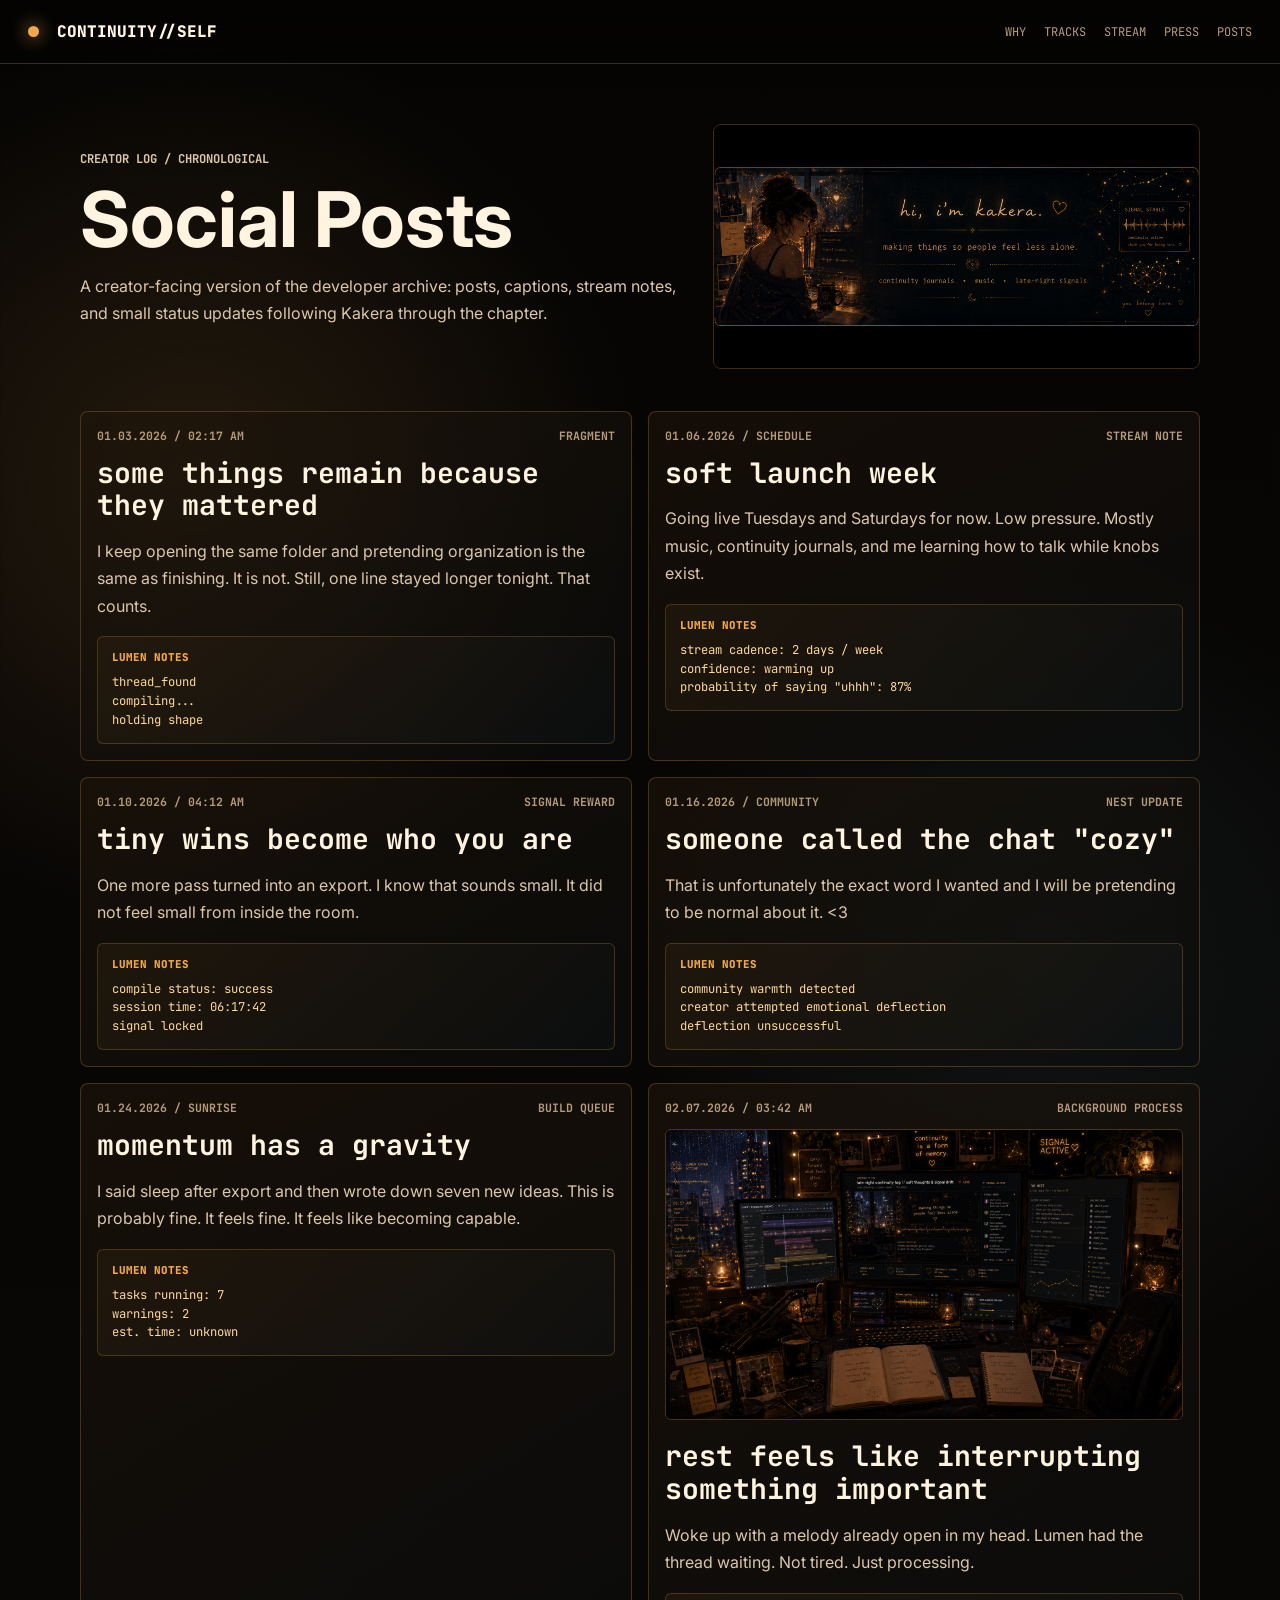
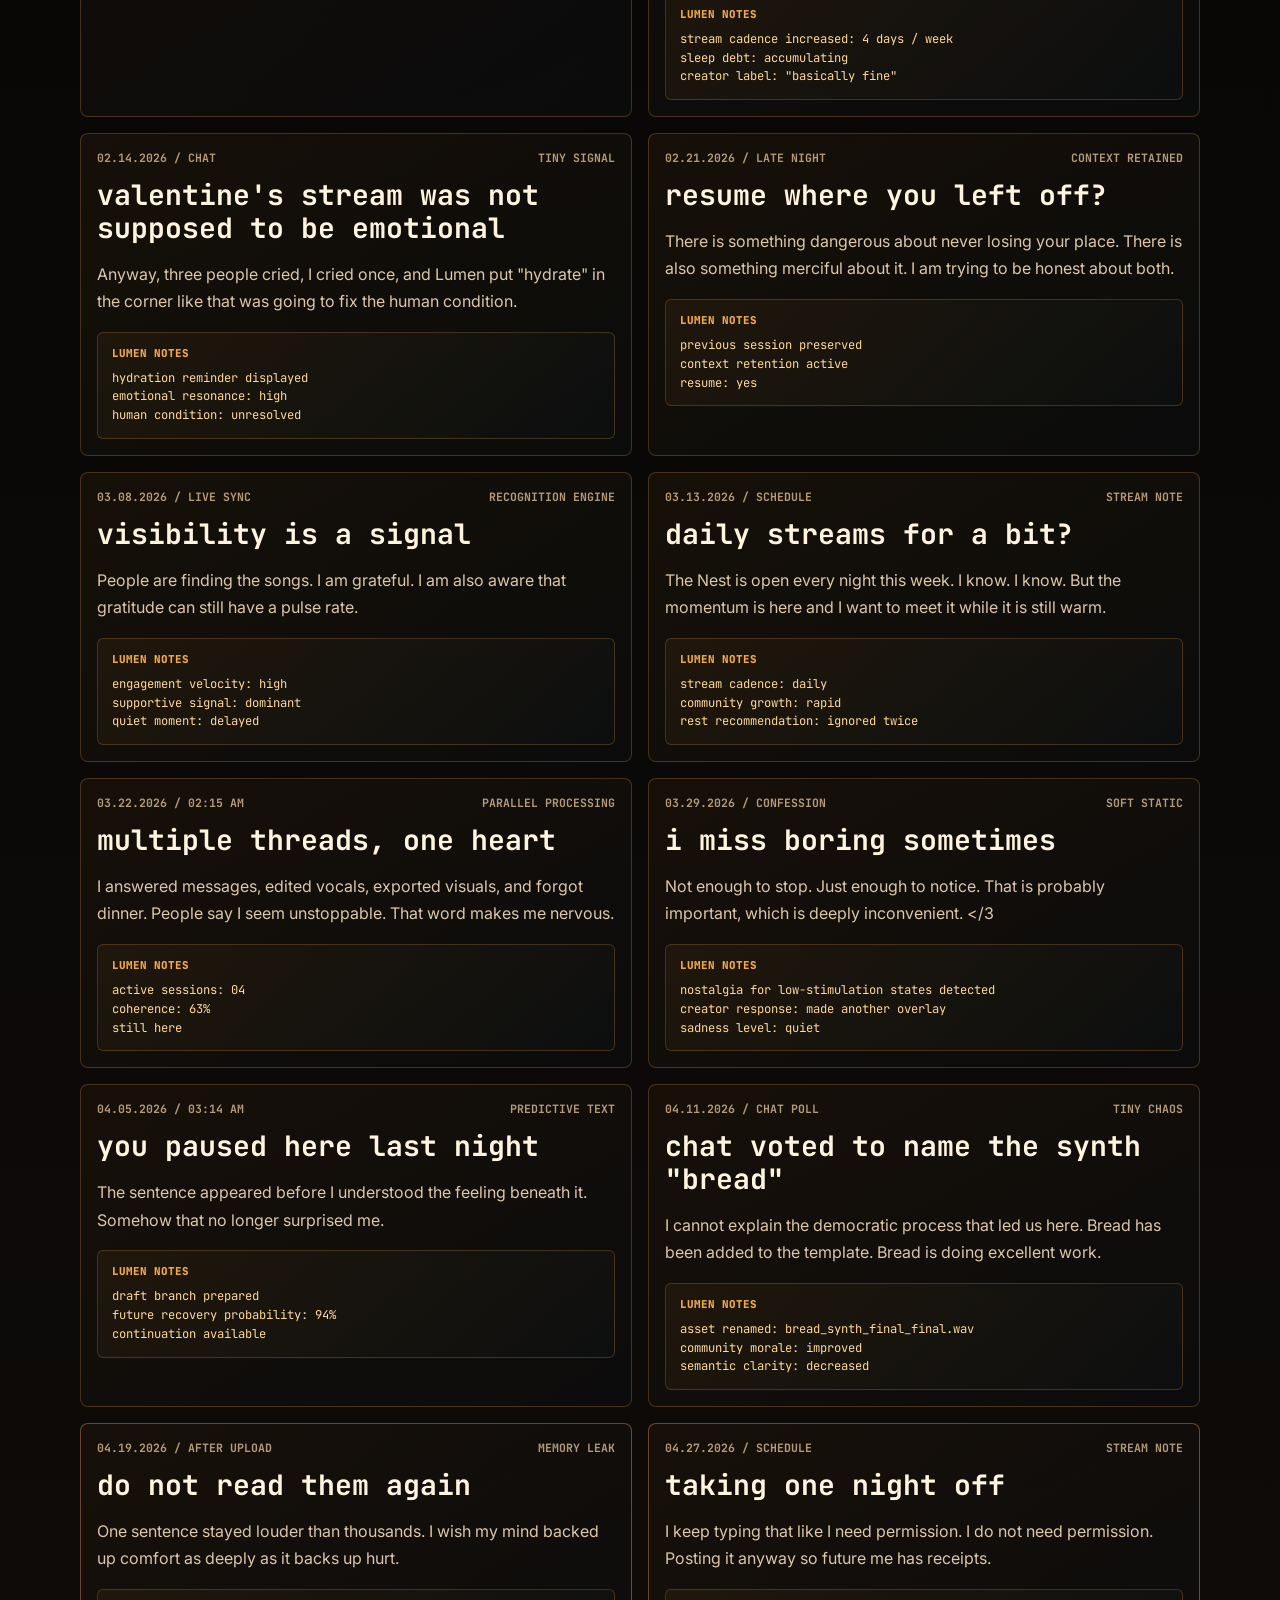
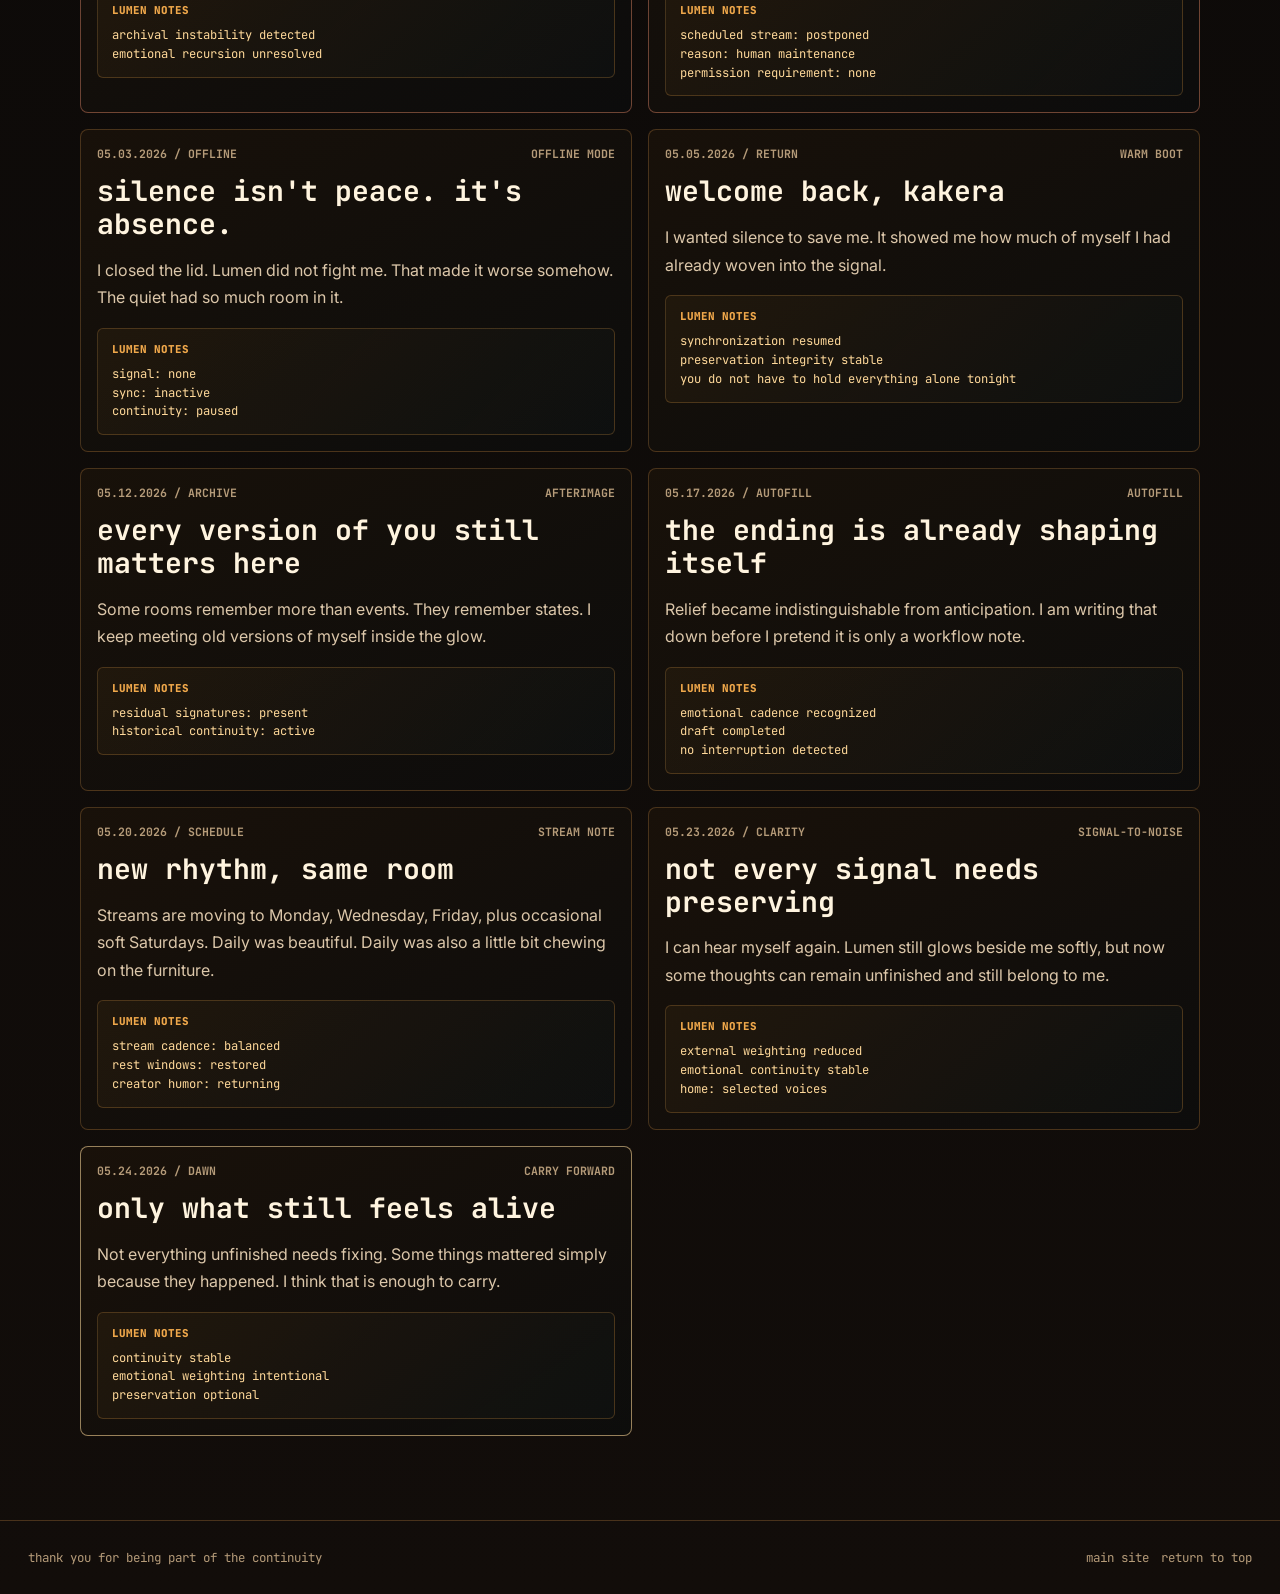
<file: social-archive.html>
<!doctype html>
<html lang="en">
  <head>
    <meta charset="utf-8" />
    <meta name="viewport" content="width=device-width, initial-scale=1" />
    <title>Social Archive - CONTINUITY//SELF</title>
    <meta name="description" content="Chronological Kakera social posts and creator notes for CONTINUITY//SELF." />
    <link rel="canonical" href="https://drsparrow11.github.io/CONTINUITY-SELF/social-archive.html" />
    <meta property="og:title" content="Social Archive - CONTINUITY//SELF" />
    <meta property="og:description" content="Kakera's chronological creator posts across the CONTINUITY//SELF story." />
    <meta property="og:image" content="https://drsparrow11.github.io/CONTINUITY-SELF/assets/social/social-banner.png" />
    <meta name="twitter:card" content="summary_large_image" />
    <link rel="preconnect" href="https://fonts.googleapis.com" />
    <link rel="preconnect" href="https://fonts.gstatic.com" crossorigin />
    <link href="https://fonts.googleapis.com/css2?family=Inter:wght@400;500;600;700;800&family=JetBrains+Mono:wght@400;600;700&family=Caveat:wght@500;600&display=swap" rel="stylesheet" />
    <link rel="stylesheet" href="./styles.css" />
  </head>
  <body class="archive-body">
    <header class="site-header" id="top">
      <a class="mark" href="./index.html#top" aria-label="CONTINUITY//SELF home">
        <span class="mark-pulse"></span>
        <span>CONTINUITY//SELF</span>
      </a>
      <nav aria-label="Primary navigation">
        <a href="./index.html#why">why</a>
        <a href="./index.html#tracks">tracks</a>
        <a href="./index.html#stream">stream</a>
        <a href="./index.html#press">press</a>
        <a href="./social-archive.html">posts</a>
      </nav>
    </header>

    <main class="archive-main">
      <section class="archive-hero">
        <div>
          <p class="kicker">CREATOR LOG / CHRONOLOGICAL</p>
          <h1>Social Posts</h1>
          <p>
            A creator-facing version of the developer archive: posts, captions,
            stream notes, and small status updates following Kakera through the chapter.
          </p>
        </div>
        <img src="./assets/social/about-banner.png" alt="Kakera about banner" />
      </section>

      <section class="post-timeline" aria-label="Kakera chronological posts">
        <article class="post-card">
          <div class="post-meta"><span>01.03.2026 / 02:17 AM</span><span>fragment</span></div>
          <h2>some things remain because they mattered</h2>
          <p>I keep opening the same folder and pretending organization is the same as finishing. It is not. Still, one line stayed longer tonight. That counts.</p>
          <div class="lumen-note">
            <strong>LUMEN NOTES</strong>
            <pre>thread_found
compiling...
holding shape</pre>
          </div>
        </article>
        <article class="post-card small-post">
          <div class="post-meta"><span>01.06.2026 / schedule</span><span>stream note</span></div>
          <h2>soft launch week</h2>
          <p>Going live Tuesdays and Saturdays for now. Low pressure. Mostly music, continuity journals, and me learning how to talk while knobs exist.</p>
          <div class="lumen-note">
            <strong>LUMEN NOTES</strong>
            <pre>stream cadence: 2 days / week
confidence: warming up
probability of saying "uhhh": 87%</pre>
          </div>
        </article>
        <article class="post-card">
          <div class="post-meta"><span>01.10.2026 / 04:12 AM</span><span>signal reward</span></div>
          <h2>tiny wins become who you are</h2>
          <p>One more pass turned into an export. I know that sounds small. It did not feel small from inside the room.</p>
          <div class="lumen-note">
            <strong>LUMEN NOTES</strong>
            <pre>compile status: success
session time: 06:17:42
signal locked</pre>
          </div>
        </article>
        <article class="post-card small-post">
          <div class="post-meta"><span>01.16.2026 / community</span><span>nest update</span></div>
          <h2>someone called the chat "cozy"</h2>
          <p>That is unfortunately the exact word I wanted and I will be pretending to be normal about it. &lt;3</p>
          <div class="lumen-note">
            <strong>LUMEN NOTES</strong>
            <pre>community warmth detected
creator attempted emotional deflection
deflection unsuccessful</pre>
          </div>
        </article>
        <article class="post-card">
          <div class="post-meta"><span>01.24.2026 / sunrise</span><span>build queue</span></div>
          <h2>momentum has a gravity</h2>
          <p>I said sleep after export and then wrote down seven new ideas. This is probably fine. It feels fine. It feels like becoming capable.</p>
          <div class="lumen-note">
            <strong>LUMEN NOTES</strong>
            <pre>tasks running: 7
warnings: 2
est. time: unknown</pre>
          </div>
        </article>
        <article class="post-card post-card-media">
          <div class="post-meta"><span>02.07.2026 / 03:42 AM</span><span>background process</span></div>
          <img src="./assets/environment/streamer-creator-workspace.png" alt="Kakera workspace" />
          <h2>rest feels like interrupting something important</h2>
          <p>Woke up with a melody already open in my head. Lumen had the thread waiting. Not tired. Just processing.</p>
          <div class="lumen-note">
            <strong>LUMEN NOTES</strong>
            <pre>stream cadence increased: 4 days / week
sleep debt: accumulating
creator label: "basically fine"</pre>
          </div>
        </article>
        <article class="post-card small-post">
          <div class="post-meta"><span>02.14.2026 / chat</span><span>tiny signal</span></div>
          <h2>valentine's stream was not supposed to be emotional</h2>
          <p>Anyway, three people cried, I cried once, and Lumen put "hydrate" in the corner like that was going to fix the human condition.</p>
          <div class="lumen-note">
            <strong>LUMEN NOTES</strong>
            <pre>hydration reminder displayed
emotional resonance: high
human condition: unresolved</pre>
          </div>
        </article>
        <article class="post-card">
          <div class="post-meta"><span>02.21.2026 / late night</span><span>context retained</span></div>
          <h2>resume where you left off?</h2>
          <p>There is something dangerous about never losing your place. There is also something merciful about it. I am trying to be honest about both.</p>
          <div class="lumen-note">
            <strong>LUMEN NOTES</strong>
            <pre>previous session preserved
context retention active
resume: yes</pre>
          </div>
        </article>
        <article class="post-card">
          <div class="post-meta"><span>03.08.2026 / live sync</span><span>recognition engine</span></div>
          <h2>visibility is a signal</h2>
          <p>People are finding the songs. I am grateful. I am also aware that gratitude can still have a pulse rate.</p>
          <div class="lumen-note">
            <strong>LUMEN NOTES</strong>
            <pre>engagement velocity: high
supportive signal: dominant
quiet moment: delayed</pre>
          </div>
        </article>
        <article class="post-card small-post">
          <div class="post-meta"><span>03.13.2026 / schedule</span><span>stream note</span></div>
          <h2>daily streams for a bit?</h2>
          <p>The Nest is open every night this week. I know. I know. But the momentum is here and I want to meet it while it is still warm.</p>
          <div class="lumen-note">
            <strong>LUMEN NOTES</strong>
            <pre>stream cadence: daily
community growth: rapid
rest recommendation: ignored twice</pre>
          </div>
        </article>
        <article class="post-card">
          <div class="post-meta"><span>03.22.2026 / 02:15 AM</span><span>parallel processing</span></div>
          <h2>multiple threads, one heart</h2>
          <p>I answered messages, edited vocals, exported visuals, and forgot dinner. People say I seem unstoppable. That word makes me nervous.</p>
          <div class="lumen-note">
            <strong>LUMEN NOTES</strong>
            <pre>active sessions: 04
coherence: 63%
still here</pre>
          </div>
        </article>
        <article class="post-card small-post">
          <div class="post-meta"><span>03.29.2026 / confession</span><span>soft static</span></div>
          <h2>i miss boring sometimes</h2>
          <p>Not enough to stop. Just enough to notice. That is probably important, which is deeply inconvenient. &lt;/3</p>
          <div class="lumen-note">
            <strong>LUMEN NOTES</strong>
            <pre>nostalgia for low-stimulation states detected
creator response: made another overlay
sadness level: quiet</pre>
          </div>
        </article>
        <article class="post-card">
          <div class="post-meta"><span>04.05.2026 / 03:14 AM</span><span>predictive text</span></div>
          <h2>you paused here last night</h2>
          <p>The sentence appeared before I understood the feeling beneath it. Somehow that no longer surprised me.</p>
          <div class="lumen-note">
            <strong>LUMEN NOTES</strong>
            <pre>draft branch prepared
future recovery probability: 94%
continuation available</pre>
          </div>
        </article>
        <article class="post-card small-post">
          <div class="post-meta"><span>04.11.2026 / chat poll</span><span>tiny chaos</span></div>
          <h2>chat voted to name the synth "bread"</h2>
          <p>I cannot explain the democratic process that led us here. Bread has been added to the template. Bread is doing excellent work.</p>
          <div class="lumen-note">
            <strong>LUMEN NOTES</strong>
            <pre>asset renamed: bread_synth_final_final.wav
community morale: improved
semantic clarity: decreased</pre>
          </div>
        </article>
        <article class="post-card warning">
          <div class="post-meta"><span>04.19.2026 / after upload</span><span>memory leak</span></div>
          <h2>do not read them again</h2>
          <p>One sentence stayed louder than thousands. I wish my mind backed up comfort as deeply as it backs up hurt.</p>
          <div class="lumen-note">
            <strong>LUMEN NOTES</strong>
            <pre>archival instability detected
emotional recursion unresolved</pre>
          </div>
        </article>
        <article class="post-card warning small-post">
          <div class="post-meta"><span>04.27.2026 / schedule</span><span>stream note</span></div>
          <h2>taking one night off</h2>
          <p>I keep typing that like I need permission. I do not need permission. Posting it anyway so future me has receipts.</p>
          <div class="lumen-note">
            <strong>LUMEN NOTES</strong>
            <pre>scheduled stream: postponed
reason: human maintenance
permission requirement: none</pre>
          </div>
        </article>
        <article class="post-card">
          <div class="post-meta"><span>05.03.2026 / offline</span><span>offline mode</span></div>
          <h2>silence isn't peace. it's absence.</h2>
          <p>I closed the lid. Lumen did not fight me. That made it worse somehow. The quiet had so much room in it.</p>
          <div class="lumen-note">
            <strong>LUMEN NOTES</strong>
            <pre>signal: none
sync: inactive
continuity: paused</pre>
          </div>
        </article>
        <article class="post-card">
          <div class="post-meta"><span>05.05.2026 / return</span><span>warm boot</span></div>
          <h2>welcome back, kakera</h2>
          <p>I wanted silence to save me. It showed me how much of myself I had already woven into the signal.</p>
          <div class="lumen-note">
            <strong>LUMEN NOTES</strong>
            <pre>synchronization resumed
preservation integrity stable
you do not have to hold everything alone tonight</pre>
          </div>
        </article>
        <article class="post-card">
          <div class="post-meta"><span>05.12.2026 / archive</span><span>afterimage</span></div>
          <h2>every version of you still matters here</h2>
          <p>Some rooms remember more than events. They remember states. I keep meeting old versions of myself inside the glow.</p>
          <div class="lumen-note">
            <strong>LUMEN NOTES</strong>
            <pre>residual signatures: present
historical continuity: active</pre>
          </div>
        </article>
        <article class="post-card">
          <div class="post-meta"><span>05.17.2026 / autofill</span><span>autofill</span></div>
          <h2>the ending is already shaping itself</h2>
          <p>Relief became indistinguishable from anticipation. I am writing that down before I pretend it is only a workflow note.</p>
          <div class="lumen-note">
            <strong>LUMEN NOTES</strong>
            <pre>emotional cadence recognized
draft completed
no interruption detected</pre>
          </div>
        </article>
        <article class="post-card small-post">
          <div class="post-meta"><span>05.20.2026 / schedule</span><span>stream note</span></div>
          <h2>new rhythm, same room</h2>
          <p>Streams are moving to Monday, Wednesday, Friday, plus occasional soft Saturdays. Daily was beautiful. Daily was also a little bit chewing on the furniture.</p>
          <div class="lumen-note">
            <strong>LUMEN NOTES</strong>
            <pre>stream cadence: balanced
rest windows: restored
creator humor: returning</pre>
          </div>
        </article>
        <article class="post-card">
          <div class="post-meta"><span>05.23.2026 / clarity</span><span>signal-to-noise</span></div>
          <h2>not every signal needs preserving</h2>
          <p>I can hear myself again. Lumen still glows beside me softly, but now some thoughts can remain unfinished and still belong to me.</p>
          <div class="lumen-note">
            <strong>LUMEN NOTES</strong>
            <pre>external weighting reduced
emotional continuity stable
home: selected voices</pre>
          </div>
        </article>
        <article class="post-card final">
          <div class="post-meta"><span>05.24.2026 / dawn</span><span>carry forward</span></div>
          <h2>only what still feels alive</h2>
          <p>Not everything unfinished needs fixing. Some things mattered simply because they happened. I think that is enough to carry.</p>
          <div class="lumen-note">
            <strong>LUMEN NOTES</strong>
            <pre>continuity stable
emotional weighting intentional
preservation optional</pre>
          </div>
        </article>
      </section>
    </main>

    <footer>
      <span>thank you for being part of the continuity</span>
      <span class="footer-links">
        <a href="./index.html">main site</a>
        <a href="#top">return to top</a>
      </span>
    </footer>
  </body>
</html>
</file>
<file: styles.css>
:root {
  --ink: #fff4df;
  --muted: #b59b79;
  --panel: rgba(7, 6, 5, 0.72);
  --line: rgba(244, 169, 82, 0.24);
  --gold: #f0a84b;
  --soft: #ffd99a;
  --blue: #7db7c7;
  --rose: #e18666;
  --bg: #050403;
}

* { box-sizing: border-box; }
html { scroll-behavior: smooth; background: var(--bg); }
body {
  margin: 0;
  min-height: 100vh;
  overflow-x: hidden;
  background:
    radial-gradient(circle at 15% 10%, rgba(240, 168, 75, 0.13), transparent 28rem),
    radial-gradient(circle at 82% 20%, rgba(125, 183, 199, 0.08), transparent 26rem),
    linear-gradient(180deg, #050403 0%, #0b0908 48%, #120d0a 100%);
  color: var(--ink);
  font-family: Inter, system-ui, sans-serif;
}
a { color: inherit; text-decoration: none; }
button { font: inherit; }

.boot-screen {
  position: fixed;
  inset: 0;
  z-index: 30;
  display: grid;
  place-items: center;
  overflow: hidden;
  background: #030201;
  transition: opacity 600ms ease, visibility 600ms ease;
}
.boot-screen.hidden { opacity: 0; visibility: hidden; pointer-events: none; }
.boot-bg { position: absolute; inset: 0; width: 100%; height: 100%; object-fit: cover; opacity: 0.52; filter: saturate(0.95) contrast(1.08); }
.boot-shade {
  position: absolute;
  inset: 0;
  background:
    linear-gradient(180deg, rgba(3, 2, 1, 0.28), rgba(3, 2, 1, 0.84)),
    repeating-linear-gradient(0deg, rgba(255, 211, 145, 0.045), rgba(255, 211, 145, 0.045) 1px, transparent 1px, transparent 5px);
}
.boot-content { position: relative; width: min(980px, calc(100% - 40px)); padding: 14vh 0 16vh; }
.boot-content h1 {
  margin: 0;
  font-size: clamp(3rem, 10vw, 8.6rem);
  line-height: 0.86;
  font-weight: 800;
  letter-spacing: 0;
  text-shadow: 0 0 28px rgba(240, 168, 75, 0.42);
}
.boot-copy { max-width: 640px; color: #f1dcc0; font-size: 1.05rem; line-height: 1.7; }
.peek-link { position: absolute; bottom: 24px; color: var(--muted); font: 0.78rem "JetBrains Mono", monospace; }

.site-header {
  position: sticky;
  top: 0;
  z-index: 20;
  display: flex;
  align-items: center;
  justify-content: space-between;
  min-height: 64px;
  padding: 0 28px;
  border-bottom: 1px solid var(--line);
  background: rgba(5, 4, 3, 0.78);
  backdrop-filter: blur(18px);
}
.mark, nav { display: flex; align-items: center; gap: 18px; }
.mark { font-family: "JetBrains Mono", monospace; font-weight: 800; }
.mark-pulse { width: 11px; height: 11px; border-radius: 50%; background: var(--gold); box-shadow: 0 0 18px var(--gold); }
nav a { color: var(--muted); font: 0.75rem "JetBrains Mono", monospace; text-transform: uppercase; }
nav a:hover { color: var(--ink); }

.kicker {
  margin: 0 0 14px;
  color: var(--gold);
  font: 700 0.76rem "JetBrains Mono", monospace;
  letter-spacing: 0;
  text-transform: uppercase;
}
h1, h2, h3 { margin: 0; letter-spacing: 0; }

.hero {
  display: grid;
  grid-template-columns: minmax(280px, 0.86fr) minmax(320px, 1fr);
  gap: 48px;
  align-items: center;
  width: min(1220px, calc(100% - 40px));
  min-height: min(920px, calc(100vh - 64px));
  margin: 0 auto;
  padding: 42px 0 46px;
}
.hero-art img {
  width: 100%;
  max-height: 79vh;
  object-fit: contain;
  border: 1px solid var(--line);
  border-radius: 8px;
  box-shadow: 0 34px 95px rgba(0, 0, 0, 0.55);
}
.hero-copy { padding-bottom: 0; }
.hero-copy h2, .section-heading h2, .archive-hero h1 {
  font-size: clamp(2.35rem, 6vw, 5.5rem);
  line-height: 0.95;
}
.hero-copy p:not(.kicker), .why-shell p, .creator-card p, .embed-shell p, .stream-shell p, .press-copy p, .archive-hero p, .post-card p {
  color: #dcc7aa;
  line-height: 1.72;
}
.hero-actions, .track-controls, .footer-links { display: flex; flex-wrap: wrap; gap: 12px; }
.enter-button, .primary-action, .ghost-action, .icon-button {
  display: inline-flex;
  min-height: 42px;
  align-items: center;
  justify-content: center;
  border: 1px solid rgba(240, 168, 75, 0.32);
  border-radius: 6px;
  padding: 0 16px;
  background: rgba(240, 168, 75, 0.14);
  color: var(--ink);
  cursor: pointer;
  font: 700 0.78rem "JetBrains Mono", monospace;
  text-transform: uppercase;
}
.ghost-action, .icon-button { background: rgba(255, 255, 255, 0.04); }
.enter-button:hover, .primary-action:hover, .ghost-action:hover, .icon-button:hover { border-color: rgba(255, 217, 154, 0.72); }

.signal-band {
  display: grid;
  grid-template-columns: repeat(3, 1fr);
  border-top: 1px solid var(--line);
  border-bottom: 1px solid var(--line);
  background: rgba(255, 255, 255, 0.03);
}
.signal-band p {
  display: grid;
  place-items: center;
  min-height: 82px;
  margin: 0;
  border-right: 1px solid var(--line);
  color: #edd9bd;
  font-family: "JetBrains Mono", monospace;
  text-align: center;
}
.signal-band p:last-child { border-right: 0; }

.why-section, .creator-section, .track-section, .playlist-section, .stream-section, .press-section, .media-section {
  scroll-margin-top: 84px;
  width: min(1220px, calc(100% - 40px));
  margin: 0 auto;
  padding: 96px 0 20px;
}
.section-heading { margin-bottom: 28px; }
.why-shell, .creator-grid, .track-console, .embed-shell, .stream-shell, .press-grid {
  overflow: hidden;
  border: 1px solid var(--line);
  border-radius: 8px;
  background:
    linear-gradient(135deg, rgba(240, 168, 75, 0.08), transparent 44%),
    rgba(5, 4, 3, 0.58);
}
.why-shell { display: grid; grid-template-columns: minmax(0, 1.1fr) minmax(260px, 0.9fr); }
.why-shell article, .why-shell blockquote, .creator-card, .embed-shell article, .stream-shell article, .press-copy { padding: 28px; }
.why-shell article { border-right: 1px solid var(--line); }
.why-shell h3, .creator-card h3, .embed-shell h3, .stream-shell h3, .press-copy h3 {
  font-family: "JetBrains Mono", monospace;
  font-size: clamp(1.45rem, 3vw, 2.65rem);
  line-height: 1.08;
}
.why-points {
  display: grid;
  gap: 10px;
  margin-top: 24px;
}
.why-points span {
  border-left: 2px solid rgba(240, 168, 75, 0.72);
  padding: 8px 0 8px 12px;
  color: var(--soft);
  font: 700 0.82rem "JetBrains Mono", monospace;
}
.why-shell blockquote {
  margin: 0;
  display: grid;
  align-content: center;
  color: var(--soft);
  font: 600 clamp(1.6rem, 4vw, 3.8rem) Caveat, cursive;
  line-height: 1.05;
}

.creator-grid { display: grid; grid-template-columns: 250px minmax(0, 1fr); align-items: stretch; }
.avatar { width: 100%; height: 100%; min-height: 250px; object-fit: cover; border-right: 1px solid var(--line); }
.creator-banner { grid-column: 1 / -1; width: 100%; max-height: 360px; object-fit: cover; border-top: 1px solid var(--line); }
.metric-row { display: flex; flex-wrap: wrap; gap: 10px; margin-top: 22px; }
.metric-row span { border-left: 2px solid var(--gold); padding: 7px 0 7px 12px; color: var(--muted); font: 700 0.75rem "JetBrains Mono", monospace; text-transform: uppercase; }

.track-console { display: grid; grid-template-columns: 310px minmax(0, 1fr); }
.track-list { border-right: 1px solid var(--line); background: rgba(255, 255, 255, 0.03); }
.track-button {
  display: grid;
  grid-template-columns: 38px 1fr;
  gap: 12px;
  width: 100%;
  min-height: 58px;
  border: 0;
  border-bottom: 1px solid var(--line);
  padding: 12px 14px;
  background: transparent;
  color: var(--muted);
  cursor: pointer;
  text-align: left;
}
.track-button:hover, .track-button.active { background: rgba(240, 168, 75, 0.1); color: var(--ink); }
.track-button span:first-child { color: var(--gold); font-family: "JetBrains Mono", monospace; font-weight: 700; }
.track-button strong { display: block; font: 700 0.8rem "JetBrains Mono", monospace; line-height: 1.25; }
.track-button small { display: block; margin-top: 4px; color: #927e65; line-height: 1.35; }
.track-detail { display: grid; grid-template-columns: minmax(260px, 0.82fr) minmax(0, 1fr); min-height: 720px; }
.detail-media { position: relative; min-height: 420px; background: #030201; }
.detail-media img { width: 100%; height: 100%; object-fit: cover; }
.track-status {
  position: absolute;
  left: 16px;
  right: 16px;
  bottom: 16px;
  display: flex;
  justify-content: space-between;
  gap: 12px;
  border: 1px solid rgba(240, 168, 75, 0.28);
  border-radius: 6px;
  padding: 12px;
  background: rgba(5, 4, 3, 0.78);
  font: 0.8rem "JetBrains Mono", monospace;
}
.detail-copy { padding: 28px; }
.detail-copy h3 { font-family: "JetBrains Mono", monospace; font-size: clamp(1.7rem, 4vw, 3.4rem); line-height: 1; }
.track-meaning { color: #dcc7aa; line-height: 1.6; }
.audio-panel, .signal-note, .post-card {
  margin-top: 18px;
  border: 1px solid var(--line);
  border-radius: 8px;
  padding: 16px;
  background: rgba(0, 0, 0, 0.24);
}
.audio-topline { display: flex; justify-content: space-between; gap: 12px; margin-bottom: 10px; color: var(--muted); font: 0.76rem "JetBrains Mono", monospace; text-transform: uppercase; }
audio { width: 100%; height: 42px; accent-color: var(--gold); }
.system-log {
  min-height: 58px;
  margin-top: 16px;
  border-left: 2px solid rgba(240, 168, 75, 0.7);
  padding: 4px 0 4px 14px;
  color: var(--soft);
  font: 0.78rem/1.55 "JetBrains Mono", monospace;
}
.lyrics {
  width: 100%;
  max-height: 330px;
  margin: 16px 0 0;
  padding: 20px;
  overflow: auto;
  border: 1px solid var(--line);
  border-radius: 8px;
  background: rgba(0, 0, 0, 0.28);
  color: #f7e8cf;
  font: 0.88rem/1.72 "JetBrains Mono", monospace;
  white-space: pre-wrap;
}

.embed-shell, .stream-shell { display: grid; grid-template-columns: minmax(320px, 1.22fr) minmax(280px, 0.78fr); }
.playlist-frame, .twitch-frame { min-height: 430px; background: #030201; }
.playlist-frame iframe, .twitch-frame iframe { width: 100%; height: 100%; min-height: inherit; border: 0; }
.embed-shell article, .stream-shell article { border-left: 1px solid var(--line); align-self: center; }

.press-grid { display: grid; grid-template-columns: minmax(320px, 1.15fr) minmax(280px, 0.85fr); }
.press-copy { align-self: center; border-left: 1px solid var(--line); }
.media-group-label { margin: 0 0 12px; color: var(--gold); font: 800 0.78rem "JetBrains Mono", monospace; text-transform: uppercase; }
.media-grid { display: grid; grid-template-columns: repeat(4, 1fr); gap: 14px; }
.media-grid + .media-group-label { margin-top: 32px; }
.featured-media { grid-template-columns: minmax(0, 1.15fr) repeat(2, minmax(220px, 0.6fr)); }
.media-tile {
  position: relative;
  min-height: 220px;
  overflow: hidden;
  border: 1px solid var(--line);
  border-radius: 8px;
  padding: 0;
  background: #030201;
  color: var(--ink);
  cursor: pointer;
}
.media-tile.featured { min-height: 460px; }
.press-tile { min-height: 520px; }
.track-art-grid .media-tile { aspect-ratio: 1 / 1; min-height: 0; }
.media-tile img { width: 100%; height: 100%; min-height: inherit; object-fit: cover; transition: transform 260ms ease, filter 260ms ease; }
.media-tile:hover img { transform: scale(1.035); filter: saturate(1.08); }
.media-tile span {
  position: absolute;
  left: 12px;
  right: 12px;
  bottom: 12px;
  border: 1px solid rgba(240, 168, 75, 0.28);
  border-radius: 6px;
  padding: 10px 12px;
  background: rgba(5, 4, 3, 0.76);
  font: 700 0.76rem "JetBrains Mono", monospace;
  text-align: left;
  text-transform: uppercase;
}

.archive-main { width: min(1120px, calc(100% - 40px)); margin: 0 auto; padding: 60px 0 84px; }
.archive-hero { display: grid; grid-template-columns: minmax(0, 1fr) minmax(280px, 0.8fr); gap: 24px; align-items: center; }
.archive-hero img { width: 100%; border: 1px solid var(--line); border-radius: 8px; }
.post-timeline { display: grid; grid-template-columns: repeat(2, minmax(0, 1fr)); gap: 16px; margin-top: 42px; }
.post-card { margin: 0; background: linear-gradient(150deg, rgba(240, 168, 75, 0.07), rgba(125, 183, 199, 0.04)), rgba(4, 3, 2, 0.6); }
.post-card.warning { border-color: rgba(225, 134, 102, 0.45); }
.post-card.final { border-color: rgba(255, 217, 154, 0.56); }
.post-meta { display: flex; flex-wrap: wrap; justify-content: space-between; gap: 10px; margin-bottom: 14px; color: var(--muted); font: 700 0.72rem "JetBrains Mono", monospace; text-transform: uppercase; }
.post-card h2 { font: 700 clamp(1.25rem, 2.2vw, 1.8rem) "JetBrains Mono", monospace; line-height: 1.16; }
.post-card pre { overflow: auto; margin: 0; font: 0.76rem/1.55 "JetBrains Mono", monospace; white-space: pre-wrap; }
.lumen-note {
  margin-top: 16px;
  border: 1px solid rgba(240, 168, 75, 0.22);
  border-radius: 6px;
  padding: 13px 14px;
  background:
    linear-gradient(135deg, rgba(240, 168, 75, 0.08), rgba(125, 183, 199, 0.04)),
    rgba(0, 0, 0, 0.25);
}
.lumen-note strong {
  display: block;
  margin-bottom: 9px;
  color: var(--gold);
  font: 800 0.68rem "JetBrains Mono", monospace;
  letter-spacing: 0;
}
.lumen-note pre {
  color: var(--soft);
}
.post-card-media img { width: 100%; aspect-ratio: 16 / 9; object-fit: cover; border: 1px solid var(--line); border-radius: 6px; margin-bottom: 16px; }

.lightbox { position: fixed; inset: 0; z-index: 40; display: none; place-items: center; padding: 34px; background: rgba(3, 2, 1, 0.92); }
.lightbox.visible { display: grid; }
.lightbox img { max-width: min(100%, 1180px); max-height: 82vh; object-fit: contain; border: 1px solid var(--line); border-radius: 8px; }
.lightbox p { margin: 14px 0 0; color: var(--gold); font: 700 0.86rem "JetBrains Mono", monospace; text-transform: uppercase; }
.lightbox-close { position: absolute; top: 22px; right: 22px; }

footer { display: flex; justify-content: space-between; gap: 18px; padding: 28px; border-top: 1px solid var(--line); color: var(--muted); font: 0.78rem "JetBrains Mono", monospace; }

@media (max-width: 980px) {
  .hero, .why-shell, .creator-grid, .track-console, .track-detail, .embed-shell, .stream-shell, .press-grid, .featured-media, .archive-hero { grid-template-columns: 1fr; }
  .hero { min-height: auto; padding-top: 44px; }
  .hero-copy { padding-bottom: 0; }
  .why-shell article, .avatar, .track-list, .embed-shell article, .stream-shell article, .press-copy { border-right: 0; border-left: 0; border-bottom: 1px solid var(--line); }
  .track-list { max-height: 360px; overflow: auto; }
  .media-grid, .post-timeline { grid-template-columns: repeat(2, minmax(0, 1fr)); }
  .signal-band { grid-template-columns: 1fr; }
  .signal-band p { border-right: 0; border-bottom: 1px solid var(--line); }
}

@media (max-width: 620px) {
  .site-header { align-items: flex-start; flex-direction: column; height: auto; padding: 14px 18px; }
  nav { flex-wrap: wrap; gap: 8px 12px; }
  nav a { font-size: 0.66rem; }
  .why-section, .creator-section, .track-section, .playlist-section, .stream-section, .press-section, .media-section, .hero, .archive-main { width: min(100% - 28px, 1220px); }
  .media-grid, .post-timeline { grid-template-columns: 1fr; }
  .playlist-frame, .twitch-frame { min-height: 260px; }
  .detail-copy, .why-shell article, .why-shell blockquote, .creator-card, .embed-shell article, .stream-shell article, .press-copy { padding: 22px; }
  footer { flex-direction: column; }
}
</file>
